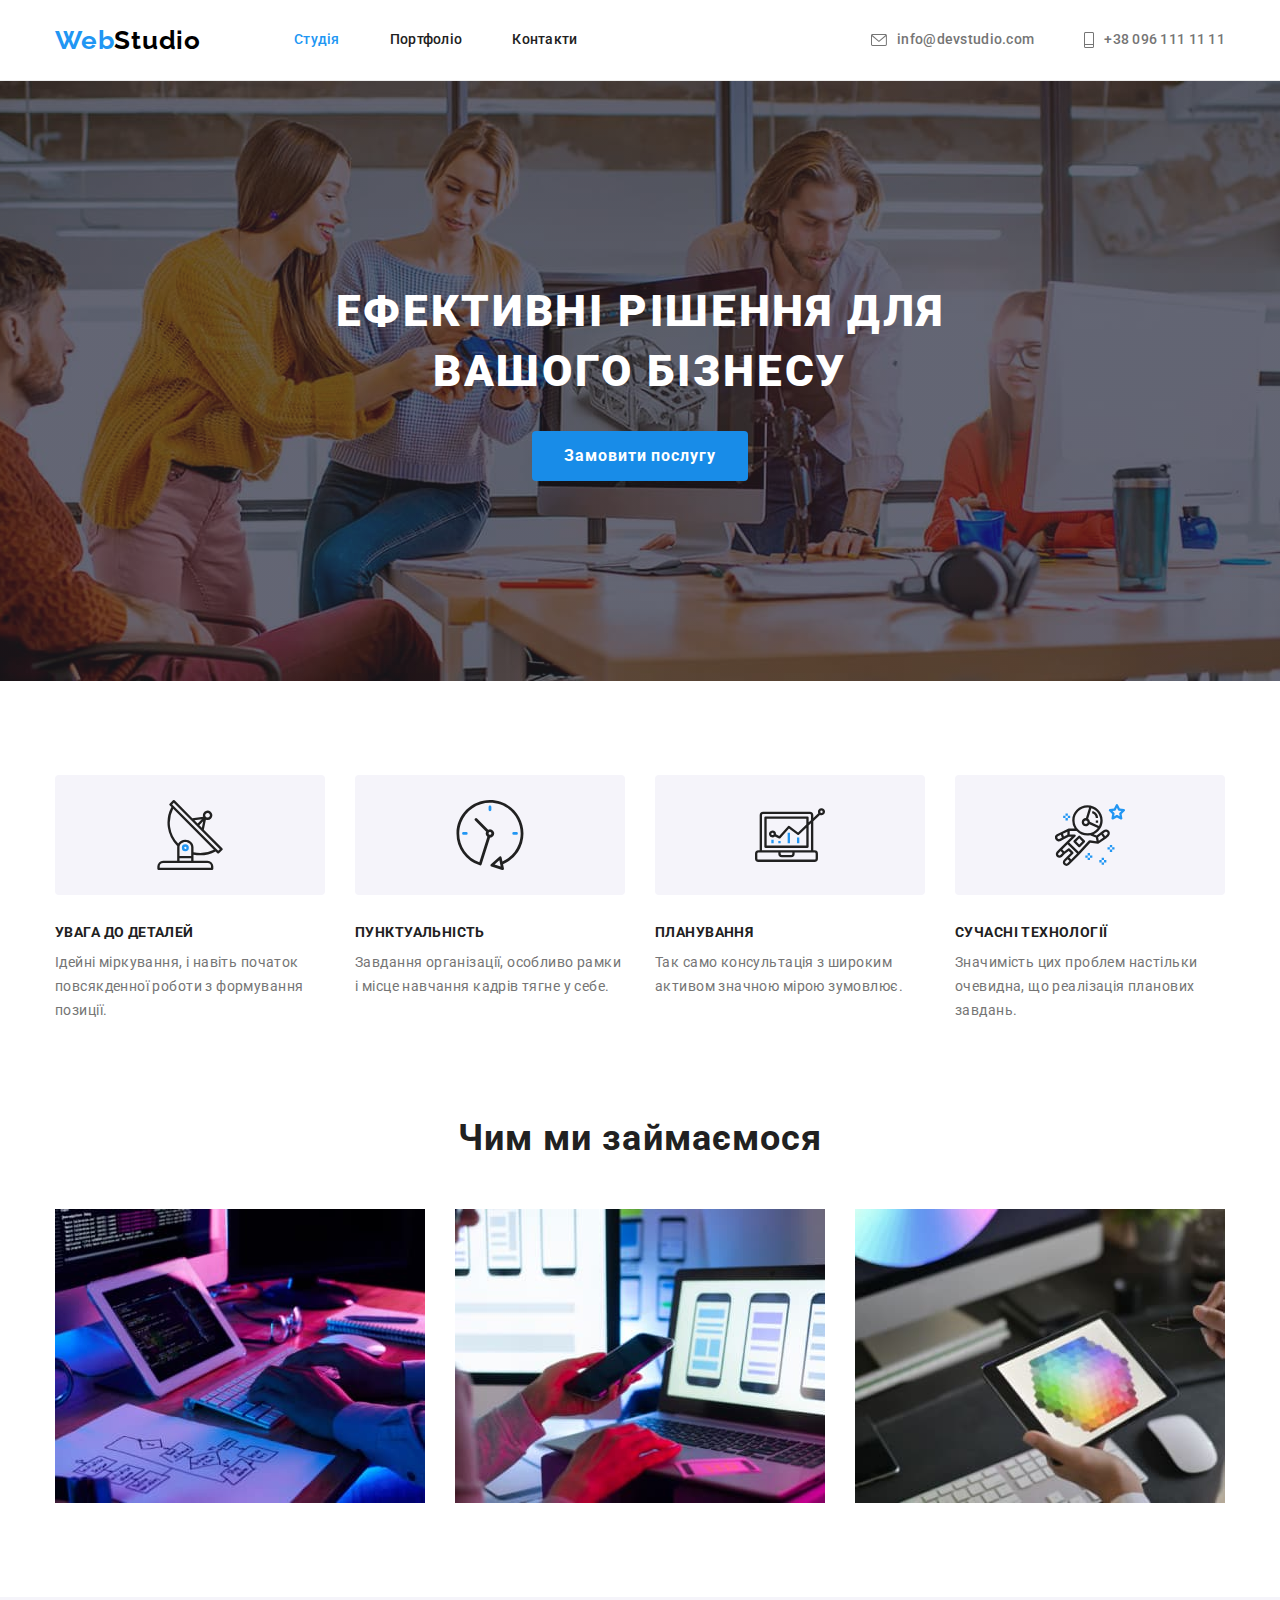
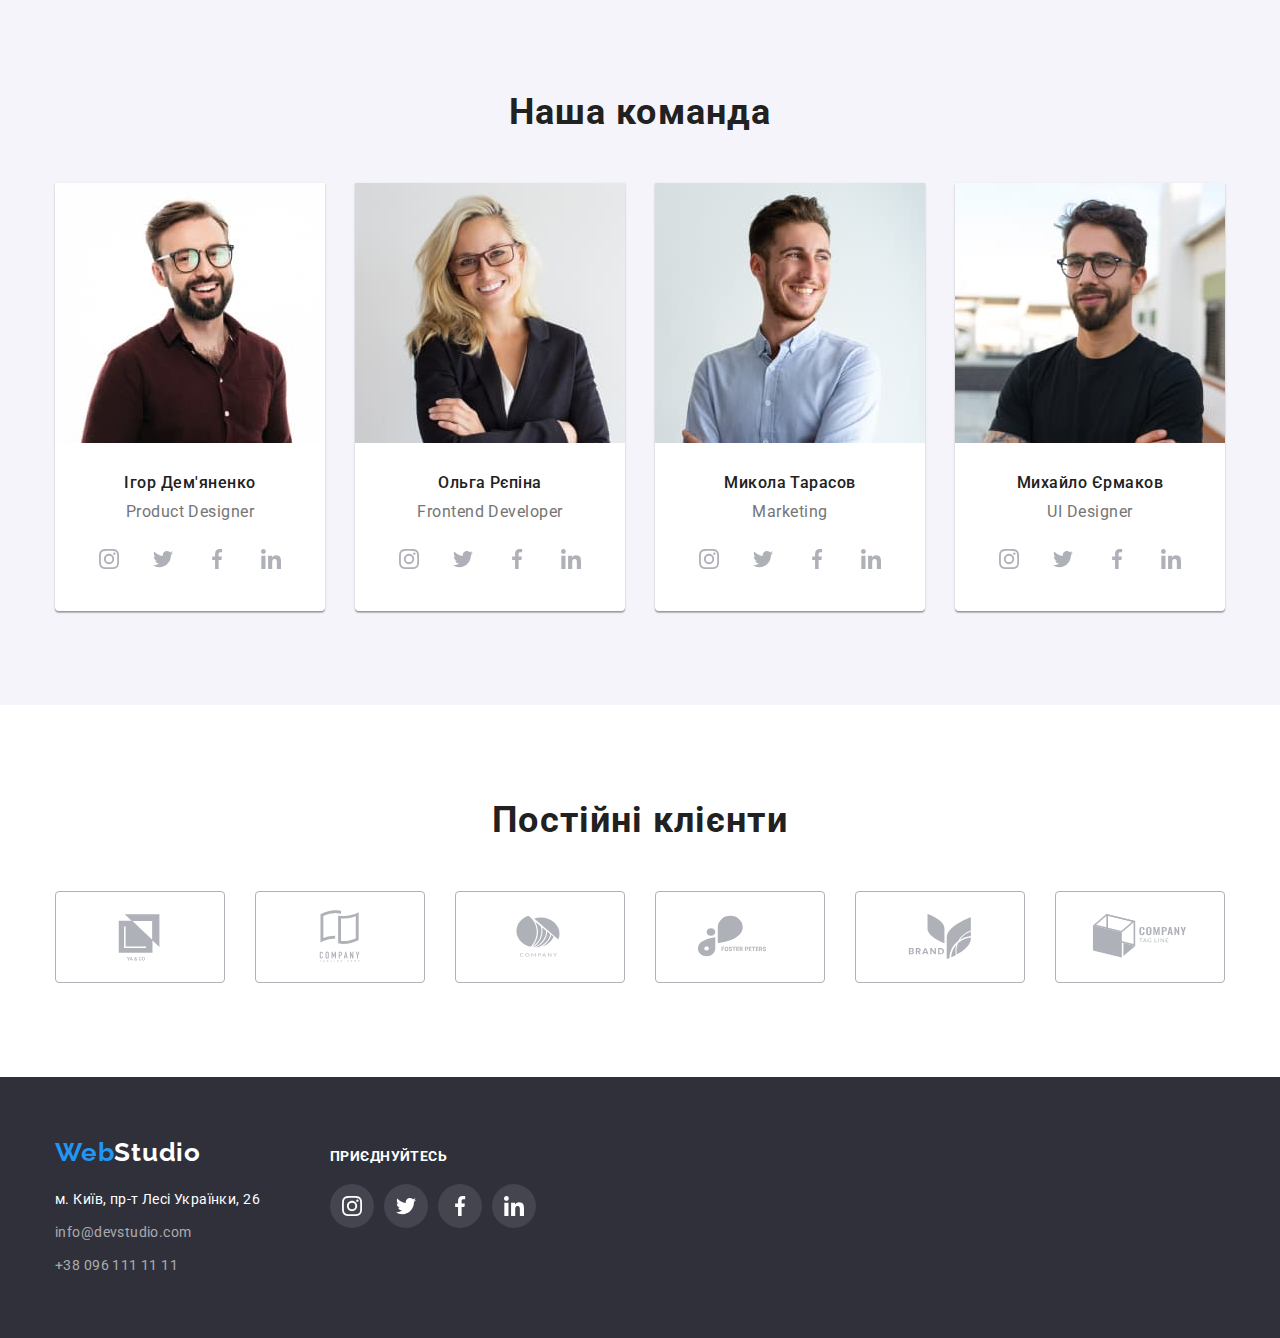
<file: index.html>
<!DOCTYPE html>
<html lang="uk">
  <head>
    <meta charset="UTF-8" />
    <meta http-equiv="X-UA-Compatible" content="IE=edge" />
    <meta name="viewport" content="width=device-width, initial-scale=1.0" />
    <title>WebStudio</title>
    <link
      rel="stylesheet"
      href="https://cdnjs.cloudflare.com/ajax/libs/modern-normalize/1.1.0/modern-normalize.min.css"
    />
    <link rel="stylesheet" href="./css/styles.css" />
    <link rel="preconnect" href="https://fonts.googleapis.com" />
    <link rel="preconnect" href="https://fonts.gstatic.com" crossorigin />
    <link
      href="https://fonts.googleapis.com/css2?family=Raleway:wght@700&family=Roboto:wght@400;500;700;900&display=swap"
      rel="stylesheet"
    />
  </head>
  <body>
    <header class="header">
      <div class="container-header container">
        <nav class="site-nav">
          <a class="logo" href="./index.html">Web<span class="logo-second-part">Studio</span></a>
          <ul class="site-nav-menue list">
            <li class="site-nav-item">
              <a class="nav-link current" href="./index.html">Студія</a>
            </li>
            <li class="site-nav-item">
              <a class="nav-link" href="./portfolio.html">Портфоліо</a>
            </li>
            <li class="site-nav-item">
              <a class="nav-link" href="#">Контакти</a>
            </li>
          </ul>
        </nav>
        <ul class="contact-list list">
          <li class="item">
            <a class="link" href="mailto:info@devstudio.com">
              <svg class="contact-icon" width="16px" height="12px">
                <use href="./images/icons.svg#icon-mail"></use>
              </svg>
              info@devstudio.com
            </a>
          </li>
          <li class="item">
            <a class="link" href="+380961111111">
              <svg class="contact-icon" width="10px" height="16px">
                <use href="./images/icons.svg#icon-telephon"></use>
              </svg>
              +38 096 111 11 11
            </a>
          </li>
        </ul>
      </div>
    </header>
    <main>
      <section class="hero">
        <div class="hero-container container">
          <h1 class="hero-title">Ефективні рішення для вашого бізнесу</h1>
          <button class="hero-button" type="button">Замовити послугу</button>
        </div>
      </section>
      <section class="feature section">
        <div class="container">
          <h2 class="visually-hidden">Наші переваги</h2>
          <ul class="feature-list list">
            <li class="feature-item">
              <a href="" class="feature-link">
                <svg class="feature-icon" width="70" height="70">
                  <use href="./images/icons.svg#icon-antenna"></use>
                </svg>
              </a>
              <h3 class="feature-title">Увага до деталей</h3>
              <p class="feature-describe">
                Ідейні міркування, і навіть початок повсякденної роботи з формування позиції.
              </p>
            </li>

            <li class="feature-item">
              <a href="" class="feature-link">
                <svg class="feature-icon" width="70" height="70">
                  <use href="./images/icons.svg#icon-clock"></use>
                </svg>
              </a>
              <h3 class="feature-title">Пунктуальність</h3>
              <p class="feature-describe">
                Завдання організації, особливо рамки і місце навчання кадрів тягне у себе.
              </p>
            </li>
            <li class="feature-item">
              <a href="" class="feature-link">
                <svg class="feature-icon" width="70" height="70">
                  <use href="./images/icons.svg#icon-diagram"></use>
                </svg>
              </a>
              <h3 class="feature-title">Планування</h3>
              <p class="feature-describe">
                Так само консультація з широким активом значною мірою зумовлює.
              </p>
            </li>
            <li class="feature-item">
              <a href="" class="feature-link">
                <svg class="feature-icon" width="70" height="70">
                  <use href="./images/icons.svg#icon-astronaut"></use>
                </svg>
              </a>
              <h3 class="feature-title">Сучасні технології</h3>
              <p class="feature-describe">
                Значимість цих проблем настільки очевидна, що реалізація планових завдань.
              </p>
            </li>
          </ul>
        </div>
      </section>
      <section class="section-work section">
        <div class="container">
          <h2 class="section-title">Чим ми займаємося</h2>
          <ul class="work-list list">
            <li class="work-item">
              <img src="./images/comp1.jpg" alt="Людина працює за комп'ютером" width="370" />
            </li>
            <li class="work-item">
              <img
                src="./images/comp2.jpg"
                alt="Людина працює з мобілкою і ком'ютером одночасно"
                width="370"
              />
            </li>
            <li class="work-item">
              <img
                src="./images/comp3.jpg"
                alt="Людина працює з піксельним зображенням"
                width="370"
              />
            </li>
          </ul>
        </div>
      </section>
      <section class="section-command section">
        <div class="container">
          <h2 class="section-title">Наша команда</h2>
          <ul class="members-list list">
            <li class="member-item">
              <img
                class="member-img"
                src="./images/igor1.jpg"
                alt="Фото Ігора Дем'яненка"
                width="270"
              />
              <div class="member-info">
                <h3 class="member-title">Ігор Дем'яненко</h3>
                <p class="member-describe" lang="en">Product Designer</p>
                <ul class="members-icons list">
                  <li class="member-icon-item">
                    <a href="" class="member-icon-link">
                      <svg class="member-icon" width="20" height="20">
                        <use href="./images/icons.svg#icon-instagram"></use>
                      </svg>
                    </a>
                  </li>
                  <li class="member-icon-item">
                    <a href="" class="member-icon-link">
                      <svg class="member-icon" width="20" height="20">
                        <use href="./images/icons.svg#icon-twitter"></use>
                      </svg>
                    </a>
                  </li>
                  <li class="member-icon-item">
                    <a href="" class="member-icon-link">
                      <svg class="member-icon" width="20" height="20">
                        <use href="./images/icons.svg#icon-facebook"></use>
                      </svg>
                    </a>
                  </li>
                  <li class="member-icon-item">
                    <a href="" class="member-icon-link">
                      <svg class="member-icon" width="20" height="20">
                        <use href="./images/icons.svg#icon-linkedin"></use>
                      </svg>
                    </a>
                  </li>
                </ul>
              </div>
            </li>
            <li class="member-item">
              <img class="member-img" src="./images/olga2.jpg" alt="Ольга Рєпіна" width="270" />
              <div class="member-info">
                <h3 class="member-title">Ольга Рєпіна</h3>
                <p class="member-describe" lang="en">Frontend Developer</p>
                <ul class="members-icons list">
                  <li class="member-icon-item">
                    <a href="" class="member-icon-link">
                      <svg class="member-icon" width="20" height="20">
                        <use href="./images/icons.svg#icon-instagram"></use>
                      </svg>
                    </a>
                  </li>
                  <li class="member-icon-item">
                    <a href="" class="member-icon-link">
                      <svg class="member-icon" width="20" height="20">
                        <use href="./images/icons.svg#icon-twitter"></use>
                      </svg>
                    </a>
                  </li>
                  <li class="member-icon-item">
                    <a href="" class="member-icon-link">
                      <svg class="member-icon" width="20" height="20">
                        <use href="./images/icons.svg#icon-facebook"></use>
                      </svg>
                    </a>
                  </li>
                  <li class="member-icon-item">
                    <a href="" class="member-icon-link">
                      <svg class="member-icon" width="20" height="20">
                        <use href="./images/icons.svg#icon-linkedin"></use>
                      </svg>
                    </a>
                  </li>
                </ul>
              </div>
            </li>
            <li class="member-item">
              <img
                class="member-img"
                src="./images/mukola3.jpg"
                alt="Фото Миколи Тарасова"
                width="270"
              />
              <div class="member-info">
                <h3 class="member-title">Микола Тарасов</h3>
                <p class="member-describe" lang="en">Marketing</p>
                <ul class="members-icons list">
                  <li class="member-icon-item">
                    <a href="" class="member-icon-link">
                      <svg class="member-icon" width="20" height="20">
                        <use href="./images/icons.svg#icon-instagram"></use>
                      </svg>
                    </a>
                  </li>
                  <li class="member-icon-item">
                    <a href="" class="member-icon-link">
                      <svg class="member-icon" width="20" height="20">
                        <use href="./images/icons.svg#icon-twitter"></use>
                      </svg>
                    </a>
                  </li>
                  <li class="member-icon-item">
                    <a href="" class="member-icon-link">
                      <svg class="member-icon" width="20" height="20">
                        <use href="./images/icons.svg#icon-facebook"></use>
                      </svg>
                    </a>
                  </li>
                  <li class="member-icon-item">
                    <a href="" class="member-icon-link">
                      <svg class="member-icon-icon" width="20" height="20">
                        <use href="./images/icons.svg#icon-linkedin"></use>
                      </svg>
                    </a>
                  </li>
                </ul>
              </div>
            </li>
            <li class="member-item">
              <img
                class="member-img"
                src="./images/muhaylo4.jpg"
                alt="Фото Михайла Єрмака"
                width="270"
              />
              <div class="member-info">
                <h3 class="member-title">Михайло Єрмаков</h3>
                <p class="member-describe" lang="en">UI Designer</p>
                <ul class="members-icons list">
                  <li class="member-icon-item">
                    <a href="" class="member-icon-link">
                      <svg class="member-icon" width="20" height="20">
                        <use href="./images/icons.svg#icon-instagram"></use>
                      </svg>
                    </a>
                  </li>
                  <li class="member-icon-item">
                    <a href="" class="member-icon-link">
                      <svg class="member-icon" width="20" height="20">
                        <use href="./images/icons.svg#icon-twitter"></use>
                      </svg>
                    </a>
                  </li>
                  <li class="member-icon-item">
                    <a href="" class="member-icon-link">
                      <svg class="member-icon" width="20" height="20">
                        <use href="./images/icons.svg#icon-facebook"></use>
                      </svg>
                    </a>
                  </li>
                  <li class="member-icon-item">
                    <a href="" class="member-icon-link">
                      <svg class="member-icon" width="20" height="20">
                        <use href="./images/icons.svg#icon-linkedin"></use>
                      </svg>
                    </a>
                  </li>
                </ul>
              </div>
            </li>
          </ul>
        </div>
      </section>
      <section class="section-clients section">
        <div class="container">
          <h2 class="section-title">Постійні клієнти</h2>
          <ul class="clients-list list">
            <li class="clients-item">
              <a href="" class="clients-link">
                <svg class="clients-icon" width="106" height="60">
                  <use href="./images/icons.svg#icon-yaco"></use>
                </svg>
              </a>
            </li>
            <li class="clients-item">
              <a href="" class="clients-link">
                <svg class="clients-icon" width="106" height="60">
                  <use href="./images/icons.svg#icon-heretagline"></use>
                </svg>
              </a>
            </li>
            <li class="clients-item">
              <a href="" class="clients-link">
                <svg class="clients-icon" width="106" height="60">
                  <use href="./images/icons.svg#icon-company"></use>
                </svg>
              </a>
            </li>
            <li class="clients-item">
              <a href="" class="clients-link">
                <svg class="clients-icon" width="106" height="60">
                  <use href="./images/icons.svg#icon-foster"></use>
                </svg>
              </a>
            </li>
            <li class="clients-item">
              <a href="" class="clients-link">
                <svg class="clients-icon" width="106" height="60">
                  <use href="./images/icons.svg#icon-brend"></use>
                </svg>
              </a>
            </li>
            <li class="clients-item">
              <a href="" class="clients-link">
                <svg class="clients-icon" width="106" height="60">
                  <use href="./images/icons.svg#icon-tagline"></use>
                </svg>
              </a>
            </li>
          </ul>
        </div>
      </section>
    </main>
    <footer class="footer">
      <div class="footer-box container">
        <div class="footer-box-left">
          <a class="footer-logo" href="./index.html"
            >Web<span class="footer-logo-second-part">Studio</span></a
          >
          <address>
            <ul class="address-list list">
              <li class="item">
                <a class="link" href="https://goo.gl/maps/BLsoYbR85hRVmDrb9"
                  >м. Київ, пр-т Лесі Українки, 26</a
                >
              </li>
              <li class="item">
                <a class="contact-link link" href="mailto:info@devstudio.com">info@devstudio.com</a>
              </li>
              <li class="item">
                <a class="contact-link link" href="+380961111111">+38 096 111 11 11</a>
              </li>
            </ul>
          </address>
        </div>
        <div class="footer-social-block">
          <p class="social-block-title">Приєднуйтесь</p>
          <ul class="social-icons list">
            <li class="social-icon-item">
              <a href="#" class="social-icon-link">
                <svg class="social-icon" width="20" height="20">
                  <use href="./images/icons.svg#icon-instagram"></use>
                </svg>
              </a>
            </li>
            <li class="social-icon-item">
              <a href="#" class="social-icon-link">
                <svg class="social-icon" width="20" height="20">
                  <use href="./images/icons.svg#icon-twitter"></use>
                </svg>
              </a>
            </li>
            <li class="social-icon-item">
              <a href="#" class="social-icon-link">
                <svg class="social-icon" width="20" height="20">
                  <use href="./images/icons.svg#icon-facebook"></use>
                </svg>
              </a>
            </li>
            <li class="social-icon-item">
              <a href="#" class="social-icon-link">
                <svg class="social-icon" width="20" height="20">
                  <use href="./images/icons.svg#icon-linkedin"></use>
                </svg>
              </a>
            </li>
          </ul>
        </div>
      </div>
    </footer>
  </body>
</html>
</file>
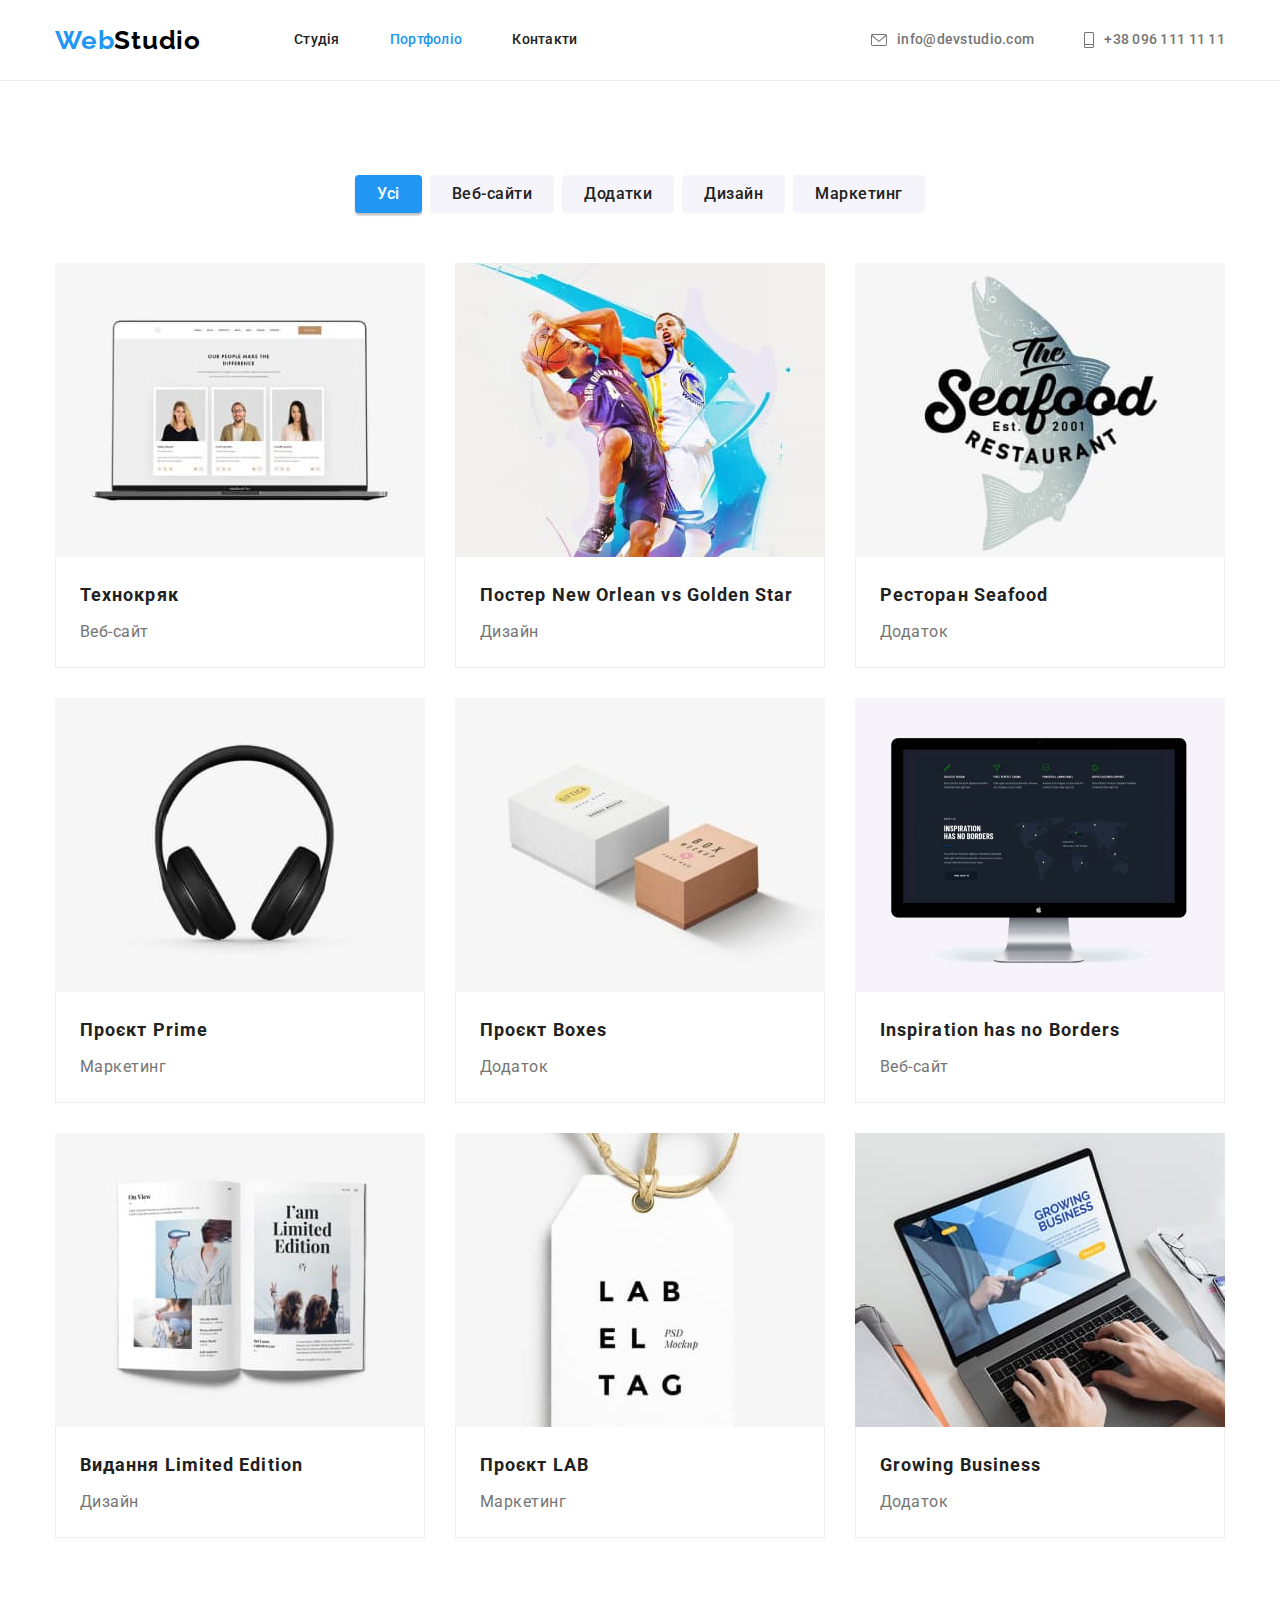
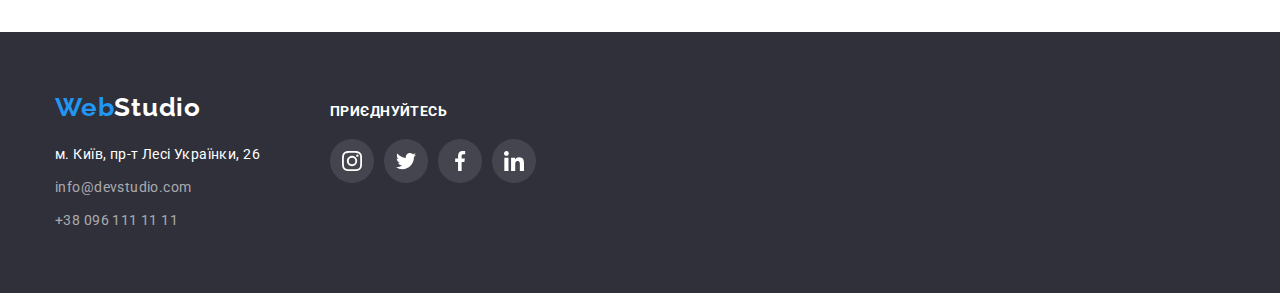
<file: portfolio.html>
<!DOCTYPE html>
<html lang="en">
  <head>
    <meta charset="UTF-8" />
    <meta http-equiv="X-UA-Compatible" content="IE=edge" />
    <meta name="viewport" content="width=device-width, initial-scale=1.0" />
    <title>Portfolio</title>
    <link
      rel="stylesheet"
      href="https://cdnjs.cloudflare.com/ajax/libs/modern-normalize/1.1.0/modern-normalize.min.css"
    />
    <link rel="stylesheet" href="./css/styles.css" />
    <link rel="preconnect" href="https://fonts.googleapis.com" />
    <link rel="preconnect" href="https://fonts.gstatic.com" crossorigin />
    <link
      href="https://fonts.googleapis.com/css2?family=Raleway:wght@700&family=Roboto:wght@400;500;700;900&display=swap"
      rel="stylesheet"
    />
  </head>
  <body>
    <header class="header">
      <div class="container-header container">
        <nav class="site-nav">
          <a class="logo" href="./index.html">Web<span class="logo-second-part">Studio</span></a>
          <ul class="site-nav-menue list">
            <li class="site-nav-item">
              <a class="nav-link" href="./index.html">Студія</a>
            </li>
            <li class="site-nav-item">
              <a class="nav-link current" href="./portfolio.html">Портфоліо</a>
            </li>
            <li class="site-nav-item">
              <a class="nav-link" href="#">Контакти</a>
            </li>
          </ul>
        </nav>
        <ul class="contact-list list">
          <li class="item">
            <a class="link" href="mailto:info@devstudio.com">
              <svg class="contact-icon" width="16px" height="12px">
                <use href="./images/icons.svg#icon-mail"></use>
              </svg>
              info@devstudio.com
            </a>
          </li>
          <li class="item">
            <a class="link" href="+380961111111">
              <svg class="contact-icon" width="10px" height="16px">
                <use href="./images/icons.svg#icon-telephon"></use>
              </svg>
              +38 096 111 11 11
            </a>
          </li>
        </ul>
      </div>
    </header>
    <main>
      <section class="section">
        <div class="container">
          <h1 class="visually-hidden">Фільтри послуг</h1>
          <ul class="portfolio-button-list list">
            <li class="portfolio-but-item">
              <button class="portfolio-button current" type="button">Усі</button>
            </li>
            <li class="portfolio-but-item">
              <button class="portfolio-button" type="button">Веб-сайти</button>
            </li>
            <li class="portfolio-but-item">
              <button class="portfolio-button" type="button">Додатки</button>
            </li>
            <li class="portfolio-but-item">
              <button class="portfolio-button" type="button">Дизайн</button>
            </li>
            <li class="portfolio-but-item">
              <button class="portfolio-button" type="button">Маркетинг</button>
            </li>
          </ul>

          <ul class="portfolio-list list">
            <li class="portfolio-item">
              <a href="" class="portfolio-link">
                <img src="./images/threepeople.jpg" alt="Фото трьох членів команди" width="370" />
                <div class="portfolio-info">
                  <h2 class="portfolio-title">Технокряк</h2>
                  <p class="portfolio-description">Веб-сайт</p>
                </div>
              </a>
            </li>
            <li class="portfolio-item">
              <a href="" class="portfolio-link">
                <img src="./images/basketball.jpg" alt="Двоє баскетболистів" width="370" />
                <div class="portfolio-info">
                  <h2 class="portfolio-title">Постер New Orlean vs Golden Star</h2>
                  <p class="portfolio-description">Дизайн</p>
                </div>
              </a>
            </li>
            <li class="portfolio-item">
              <a href="" class="portfolio-link">
                <img
                  src="./images/seafood.jpg"
                  alt="Картинка з логотипом морська їжа"
                  width="370"
                />
                <div class="portfolio-info">
                  <h2 class="portfolio-title">Ресторан Seafood</h2>
                  <p class="portfolio-description">Додаток</p>
                </div>
              </a>
            </li>
            <li class="portfolio-item">
              <a href="" class="portfolio-link">
                <img src="./images/headphone.jpg" alt="Навушники" width="370" />
                <div class="portfolio-info">
                  <h2 class="portfolio-title">Проєкт Prime</h2>
                  <p class="portfolio-description">Маркетинг</p>
                </div>
              </a>
            </li>
            <li class="portfolio-item">
              <a href="" class="portfolio-link">
                <img src="./images/boxes.jpg" alt="Дві коробки" width="370" />
                <div class="portfolio-info">
                  <h2 class="portfolio-title">Проєкт Boxes</h2>
                  <p class="portfolio-description">Додаток</p>
                </div>
              </a>
            </li>
            <li class="portfolio-item">
              <a href="" class="portfolio-link">
                <img src="./images/monitor.jpg" alt="Монітор" width="370" />
                <div class="portfolio-info">
                  <h2 class="portfolio-title">Inspiration has no Borders</h2>
                  <p class="portfolio-description">Веб-сайт</p>
                </div>
              </a>
            </li>
            <li class="portfolio-item">
              <a href="" class="portfolio-link">
                <img src="./images/book.jpg" alt="Розгорнута книга" width="370" />
                <div class="portfolio-info">
                  <h2 class="portfolio-title">Видання Limited Edition</h2>
                  <p class="portfolio-description">Дизайн</p>
                </div>
              </a>
            </li>
            <li class="portfolio-item">
              <a href="" class="portfolio-link">
                <img src="./images/lab.jpg" alt="Ярлик" width="370" />
                <div class="portfolio-info">
                  <h2 class="portfolio-title">Проєкт LAB</h2>
                  <p class="portfolio-description">Маркетинг</p>
                </div>
              </a>
            </li>
            <li class="portfolio-item">
              <a href="" class="portfolio-link">
                <img src="./images/laptop.jpg" alt="Ноутбук" width="370" />
                <div class="portfolio-info">
                  <h2 class="portfolio-title">Growing Business</h2>
                  <p class="portfolio-description">Додаток</p>
                </div>
              </a>
            </li>
          </ul>
        </div>
      </section>
    </main>
    <footer class="footer">
      <div class="footer-box container">
        <div class="footer-box-left">
          <a class="footer-logo" href="./index.html"
            >Web<span class="footer-logo-second-part">Studio</span></a
          >
          <address>
            <ul class="address-list list">
              <li class="item">
                <a class="link" href="https://goo.gl/maps/BLsoYbR85hRVmDrb9"
                  >м. Київ, пр-т Лесі Українки, 26</a
                >
              </li>
              <li class="item">
                <a class="contact-link link" href="mailto:info@devstudio.com">info@devstudio.com</a>
              </li>
              <li class="item">
                <a class="contact-link link" href="+380961111111">+38 096 111 11 11</a>
              </li>
            </ul>
          </address>
        </div>
        <div class="footer-social-block">
          <p class="social-block-title">Приєднуйтесь</p>
          <ul class="social-icons list">
            <li class="social-icon-item">
              <a href="#" class="social-icon-link">
                <svg class="social-icon" width="20" height="20">
                  <use href="./images/icons.svg#icon-instagram"></use>
                </svg>
              </a>
            </li>
            <li class="social-icon-item">
              <a href="#" class="social-icon-link">
                <svg class="social-icon" width="20" height="20">
                  <use href="./images/icons.svg#icon-twitter"></use>
                </svg>
              </a>
            </li>
            <li class="social-icon-item">
              <a href="#" class="social-icon-link">
                <svg class="social-icon" width="20" height="20">
                  <use href="./images/icons.svg#icon-facebook"></use>
                </svg>
              </a>
            </li>
            <li class="social-icon-item">
              <a href="#" class="social-icon-link">
                <svg class="social-icon" width="20" height="20">
                  <use href="./images/icons.svg#icon-linkedin"></use>
                </svg>
              </a>
            </li>
          </ul>
        </div>
      </div>
    </footer>
  </body>
</html>
</file>
<file: css/styles.css>
:root {
    --primary-text-color:#757575;
    --title-text-color:#212121;
    --accent-color: #2196f3;
    --button-color:#188ce8;
    --logo-second-part-color:#000000;
    --title-white-color:#ffffff;
    --dark-background-color:#2f303a;
    --ligt-background-color:#f5f4fa;
    --customers-background-color:#f5f5f5;
    --icons-background: #afb1b8;

}


body {
    font-family: 'Roboto', sans-serif;
    font-size: 14px;
    background-color: var(--title-white-color);
    color: var(--primary-text-color)
}

p,
h1,
h2,
h3,
h4,
h5,
h6 {
    margin: 0;
}

ul,
ol {
    margin: 0;
    padding-left: 0;
}

button {
    cursor: pointer;
}

address {
    font-style: normal;
}

img {
    display: block;
    max-width: 100%;
    height: auto;
}

.list {
    list-style: none;
}

 /*------- Загальна ширина контейнера------- */


.container {
    width: 1200px;
    margin-left: auto;
    margin-right: auto;
    padding-left: 15px;
    padding-right: 15px;
}

.section {
    padding: 94px 0px;
}

/*------- Сховати текст------- */

.visually-hidden {
    position: absolute;
    white-space: nowrap;
    width: 1px;
    height: 1px;
    overflow: hidden;
    border: 0;
    padding: 0;
    clip: rect(0 0 0 0);
    clip-path: inset(50%);
    margin: -1px;
}
 
.header {
    /* padding: 24px 0%; */
    border-bottom: 1px solid #ececec;
}

/* ------- Логотип----- */

.logo {
    margin-right: 93px;

    font-family: 'Raleway', sans-serif;
    font-weight: 700;
    font-size: 26px;
    line-height: 1.19;
    letter-spacing: 0.03em;
    color: var(--accent-color);
    text-decoration: none;
}

.logo-second-part {
    color: var(--logo-second-part-color);
}



.container-header{
    display: flex;
    align-items: center;
}


 /* Caйт навігатор */

.site-nav{
    display: flex;
    align-items: center;
}

.site-nav-menue{
    display: flex;
    align-items: center;
}


.site-nav-item{

    margin-right: 50px;
}

.site-nav-menue .site-navigation-item:last-child {
    margin-right: 0;
}


.site-nav .link{ 
    display: block;
    padding-top: 32px;
    padding-bottom: 32px;
}

/*  ------Меню -----*/

.nav-link {
    display: block;
    padding-top: 32px;
    padding-bottom: 32px;

    font-weight: 500;
    line-height: 1.14;
    letter-spacing: 0.02em;
    color: var(--title-text-color);
    text-decoration: none;
}

.nav-link:hover,
.nav-link:focus {
    color: var(--accent-color);
}

.nav-link.current {
    color: var(--accent-color);
}

/*----------Контакти у шапці ----------*/

.contact-list {
    display: flex;
    align-items: center;
    margin-left: auto;
}

.contact-list .item:not(:last-child) {
    margin-right: 50px;
}

.contact-list .link {
    display: flex;
    align-items: center;
    padding-top: 32px;
    padding-bottom: 32px;

    font-weight: 500;
    line-height: 1.14;
    letter-spacing: 0.02em;
    color: var(--primary-text-color);
    text-decoration: none;

}

.contact-list .link:hover,
.contact-list .link:focus {
    color: var(--accent-color);
}

.contact-icon {
    margin-right: 10px;

    fill: currentColor;
}

/*------- Герой -----------------*/

.hero {
    max-width: 1600px;
    height: 600px;
    padding-top: 200px;
    padding-bottom: 200px;
    margin: 0 auto;

    background-image: linear-gradient(rgba(47, 48, 58, 0.4), rgba(47, 48, 58, 0.4)), url(../images/hero-bg.jpg);
    background-repeat: no-repeat;
    background-position: center top;
    background-size: cover;
}

.hero-container {
    text-align: center;
}

.hero-title{
    width: 696px;
    margin-left: auto;
    margin-right: auto;
    margin-bottom: 30px;

    color: var(--title-white-color);
    font-family: 'Roboto';
    font-style: normal;
    font-weight: 900;
    font-size: 44px;
    line-height: 60px;    
    text-align: center;
    letter-spacing: 0.06em;
    text-transform: uppercase;
}

 .hero-button {
    padding: 10px 32px;
    font-family: inherit;
    font-weight: 700;
    font-size: 16px;
    line-height: 1.88;
    text-align: center; 
    letter-spacing: 0.06em;
    color: var(--title-white-color);
    background-color: var(--button-color);
    border-radius: 4px;
    border: none;
    cursor: pointer;
 }

 .hero-button:hover,
 .hero-button:focus {
    background-color: var(--accent-color);
 }

 .section-title {
    margin-bottom: 50px;
    font-weight: 700;
    font-size: 36px;
    line-height: 1.17;
    text-align: center;
    letter-spacing: 0.03em;
    color: var(--title-text-color);
 }

/*------- Особливості -------*/


.feature {
    padding-bottom: 0;
}

.feature-list {
    display: flex;
}

.feature-item {
    width: 270px;
}

.feature-item:not(:last-child) {
    margin-right: 30px;
}

.feature-link {
    margin-bottom: 30px;
    width: 100%;
    height: 120px;
    display: flex;
    align-items: center;
    justify-content: center;
    background:  #f5f4fa;
    border-radius: 4px;

}


.feature-title {
    margin-bottom: 10px;

    font-size: 14px;
    line-height: 1.14;
    letter-spacing: 0.03em;
    text-transform: uppercase;
    color: var(--title-text-color);
 }

 .feature-describe {
    line-height: 1.71;
    letter-spacing: 0.03em;
    text-transform: none;
 }

 /* ------Чим ми займаємося------ */

 .work-list {
    display: flex;
 }
 
 .work-item {
    width: 370px;
 }

 .work-item:not(:last-child) {
    margin-right: 30px;
 }

 /*------- Наша команда------ */

 .section-command {
    background-color: var(--ligt-background-color);
 }

 .members-list {
    display: flex;
 }

.member-item {
    width: 270px;
    background-color: var(--title-white-color);
    box-shadow: 0px 1px 3px rgba(0, 0, 0, 0.12), 0px 1px 1px rgba(0, 0, 0, 0.14), 0px 2px 1px rgba(0, 0, 0, 0.2);
    border-radius: 0px 0px 4px 4px;
}

.member-item:not(:last-child) {
    margin-right: 30px;
}

.member-info{
    padding-top: 30px;
    padding-bottom: 30px;

}

.member-title {
    margin-bottom: 10px;
    font-weight: 500;
    font-size: 16px;
    line-height: 1.19;
    text-align: center;
    letter-spacing: 0.03em;
    color: var(--title-text-color);
}

.member-describe {
    margin-bottom: 16px ;
    font-size: 16px;
    line-height: 1.19;
    text-align: center;
    letter-spacing: 0.03em;
}


.members-icons {
    display: flex;
    justify-content: center;
}

.member-icon-item {
    width: 44px;
    height: 44px;
}

.member-icon-item:not(:last-child) {
    margin-right: 10px;
}

.member-icon-link {
    display: flex;
    justify-content: center;
    align-items: center;

    width: 100%;
    height: 100%;

    fill: var(--icons-background);
    border-radius: 50%;
}

.member-icon-link:hover,
.member-icon-link:focus {
    background-color: var(--accent-color);
    fill: var(--title-white-color);
}


/* ---------------Постійні клієнти----------- */


.clients-list { 
    display: flex;
    justify-content: center;
    align-items: center;
    gap: 30px;
} 

.clients-item {
    width: calc(100%-60px/6);
    
}

.clients-link {
    width: 170px;
    height: 92px;
    display: flex;
    justify-content: center;
    align-items: center;
        
    border: 1px solid #afb1b8; 
    border-radius: 4px;
    color: var(--icons-background);
} 

.clients-link:hover,
.clients-link:focus{
    border-color: var(--accent-color);
    color: var(--accent-color);
}

.clients-icon {
     fill:currentColor;

}


/* ---------Портфолио-------- */

.portfolio-button-list {
    display: flex;
    justify-content: center;
    margin-bottom: 50px;
}

.portfolio-but-item:not(:last-child) {
    margin-right: 8px;
}

.portfolio-button {
    padding-top: 6px;
    padding-bottom: 6px;
    padding-left: 22px;
    padding-right: 22px;
    font-family: inherit;
    font-weight: 500;
    font-size: 16px;
    line-height: 1.63;
    text-align: center;
    letter-spacing: 0.03em;
    color: var(--title-text-color);
    background-color: var(--ligt-background-color);
    border-radius: 4px;
    border: none;
    cursor: pointer;
   
}

.portfolio-button:hover,
.portfolio-button:focus,
.portfolio-button.current {
    color: var(--title-white-color);
    background-color: var(--accent-color);
    box-shadow: 0px 3px 1px rgba(0, 0, 0, 0.1), 0px 1px 2px rgba(0, 0, 0, 0.08), 0px 2px 2px rgba(0, 0, 0, 0.12);
    }
    
.portfolio-list {
    display: flex;
    flex-wrap: wrap;
    gap: 30px;
}

.portfolio-item {
    width: 370px;
}

.portfolio-item:hover {
    box-shadow: 0px 1px 1px rgba(0, 0, 0, 0.12), 0px 4px 4px rgba(0, 0, 0, 0.06), 1px 4px 6px rgba(0, 0, 0, 0.16);
} 

.portfolio-link {
    display: block;

    text-decoration: none;
}

.portfolio-link:hover,
 .portfolio-button:focus {
    box-shadow: 0px 1px 1px
    rgba(0, 0, 0, 0.12), 0px 4px 4px rgba(0, 0, 0, 0.06),
     1px 4px 6px rgba(0, 0, 0, 0.16);

}

.portfolio-info {
    padding-top: 20px;
    padding-bottom: 20px;
    padding-left: 24px;
    padding-right: 24px;

    border-left: 1px solid #eeeeee;
    border-right: 1px solid #eeeeee;
    border-bottom: 1px solid #eeeeee;
}

.portfolio-title {
    margin-bottom: 4px;

    font-size: 18px;
    line-height: 2;
    letter-spacing: 0.06em;
    color: var(--title-text-color);
}

.portfolio-description {
    font-size: 16px;
    line-height: 1.88;
    letter-spacing: 0.03em;
    color: var(--primary-text-color);
    
}

/* ------Footer------- */

.footer {
    padding-top: 60px;
    padding-bottom: 60px;

    background-color: var(--dark-background-color);
}
 /* ----Комент--- */
/* .footer-box {
    display: flex;
    justify-content: flex-start;
} */


.footer-box {
    display: flex;
    align-items: baseline;
}


.footer-box-left{

margin-right:70px;
}


.footer-logo {
    display: block;
    margin-bottom: 20px;
    
    font-family: 'Raleway';
    font-weight: 700;
    font-size: 26px;
    line-height: 1.19;
    letter-spacing: 0.03em;
    color: var(--accent-color);
    text-decoration: none;
}


.footer-logo-second-part {
    color: var(--title-white-color);
}

.address-list .item:not(:last-child) {
    margin-bottom: 9px;
}

.address-list .link {
    font-style: normal;
    line-height: 1.71;
    letter-spacing: 0.03em;
    color: var(--title-white-color);
    text-decoration: none;
}

.address-list .link:hover,
.address-list .link:focus {
    color: var(--accent-color);
}

.address-list .contact-link {
    color: rgba(255, 255, 255, 0.6);
}


.social-block-title {
    margin-bottom: 20px;

    font-weight: 700; 
    line-height: 1,14;
    letter-spacing: 0.03em;
    text-transform: uppercase;
    color: var(--title-white-color);
}

.social-icons {
    display: flex;
}

.social-icon-item {
    width: 44px;
    height: 44px;
}

.social-icon-item:not(:last-child) {
    margin-right: 10px;
}

.social-icon-link {
    display: flex;
    justify-content: center;
    align-items: center;

    width: 100%;
    height: 100%;

    background-color: rgba(255, 255, 255, 0.1);
    color:  var(--title-white-color);
    border-radius: 50%;
}

.social-icon-link:hover,
.social-icon-link:focus {
    background-color: var(--accent-color);
    /* fill: var(--title-white-color);   */
}

.social-icon {
    
    fill: currentColor;  
}
</file>
